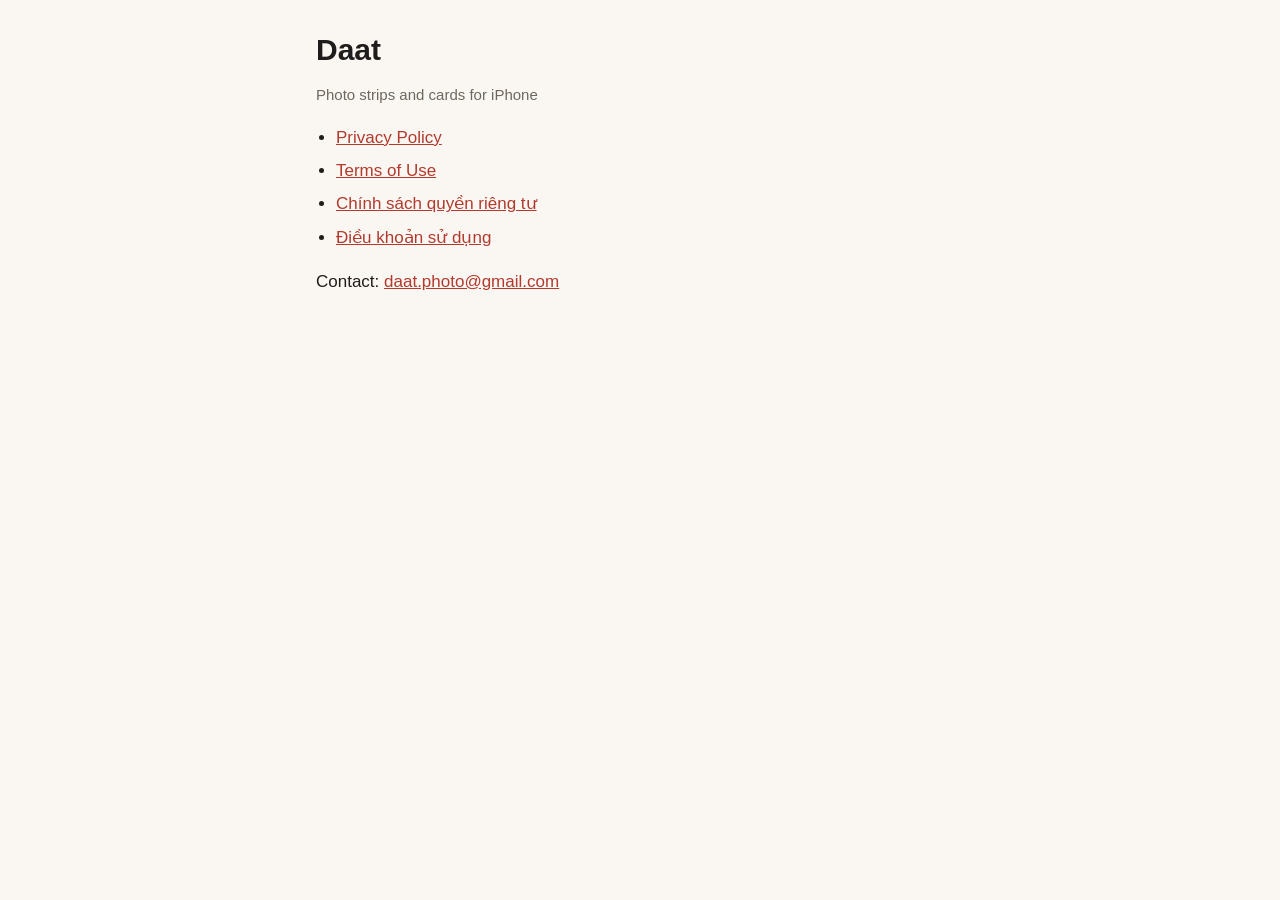
<file: index.html>
<!doctype html>
<html lang="en">
<head>
<meta charset="utf-8">
<meta name="viewport" content="width=device-width, initial-scale=1">
<title>Daat Legal</title>
<link rel="stylesheet" href="style.css">
</head>
<body>
<main>
<h1>Daat</h1>
<p class="meta">Photo strips and cards for iPhone</p>
<ul>
<li><a href="privacy.html">Privacy Policy</a></li>
<li><a href="terms.html">Terms of Use</a></li>
<li><a href="vi/privacy.html" hreflang="vi">Chính sách quyền riêng tư</a></li>
<li><a href="vi/terms.html" hreflang="vi">Điều khoản sử dụng</a></li>
</ul>
<p>Contact: <a href="mailto:daat.photo@gmail.com">daat.photo@gmail.com</a></p>
</main>
</body>
</html>
</file>
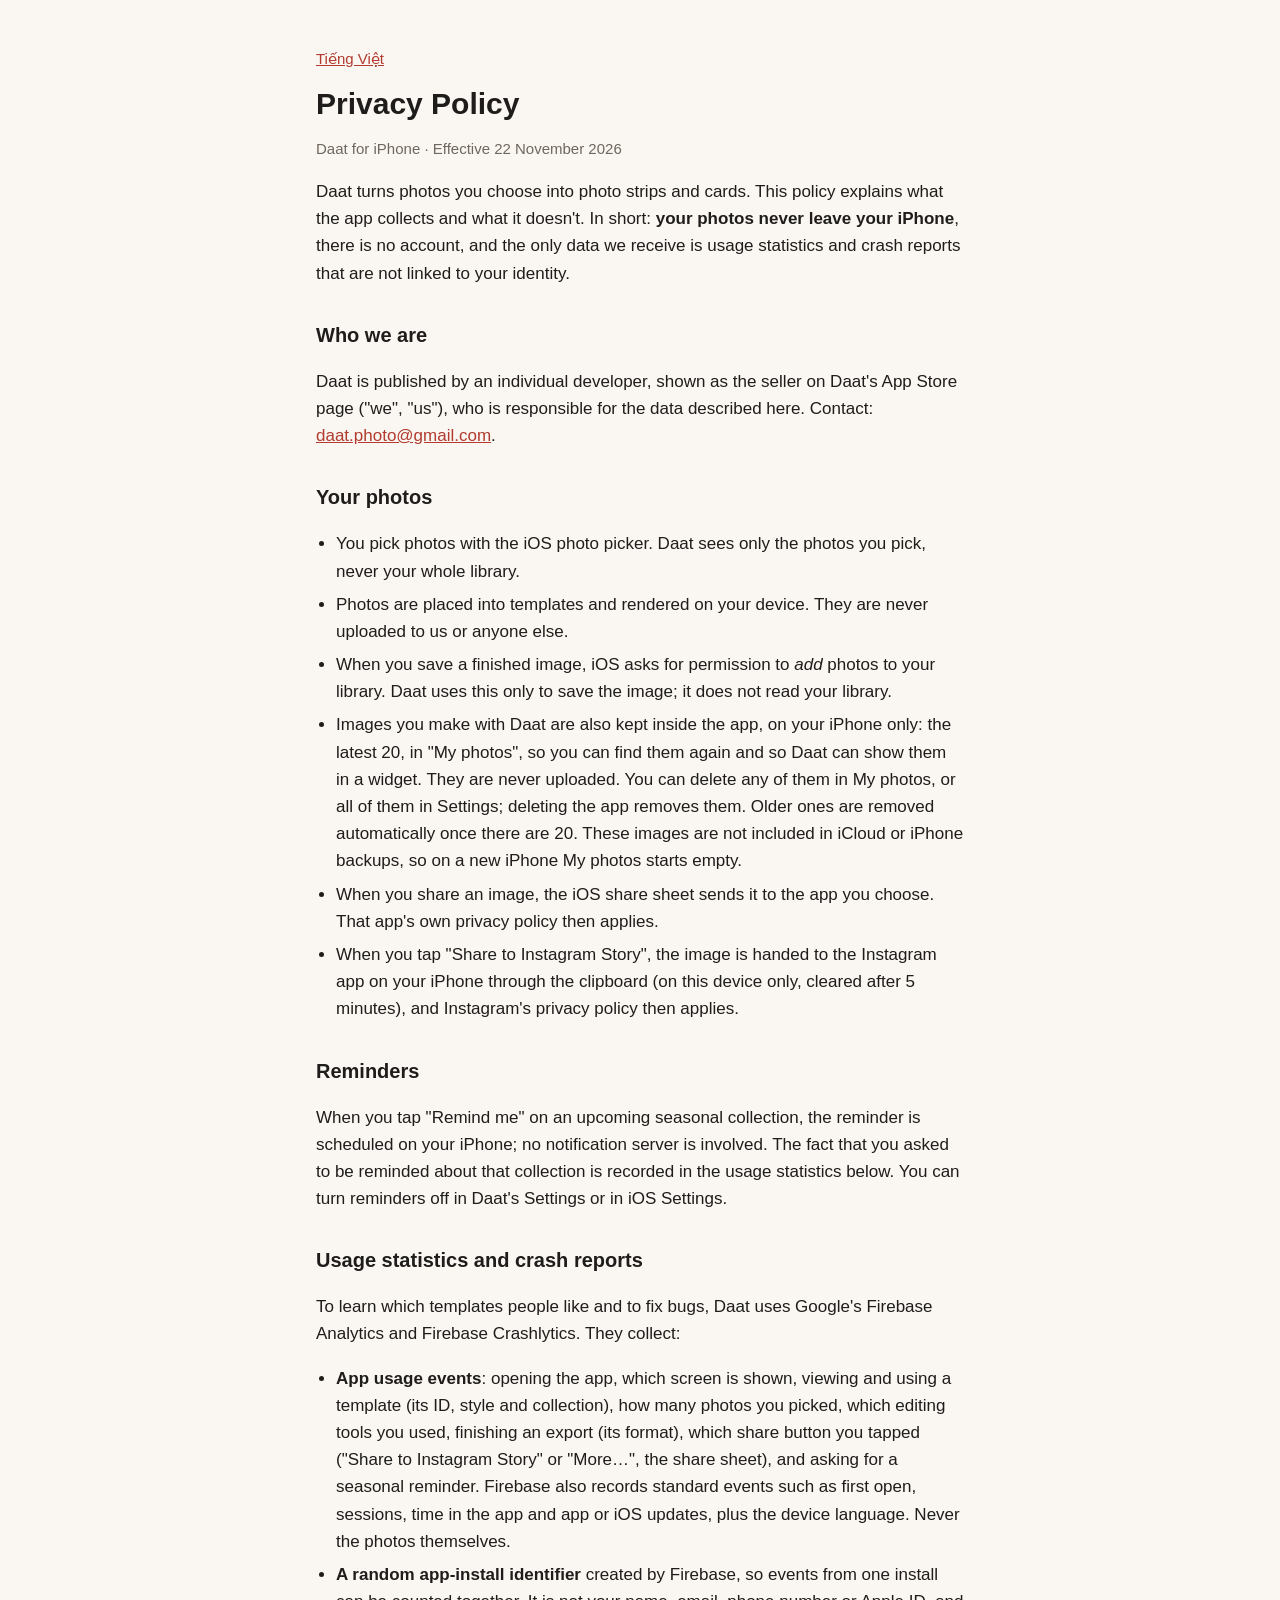
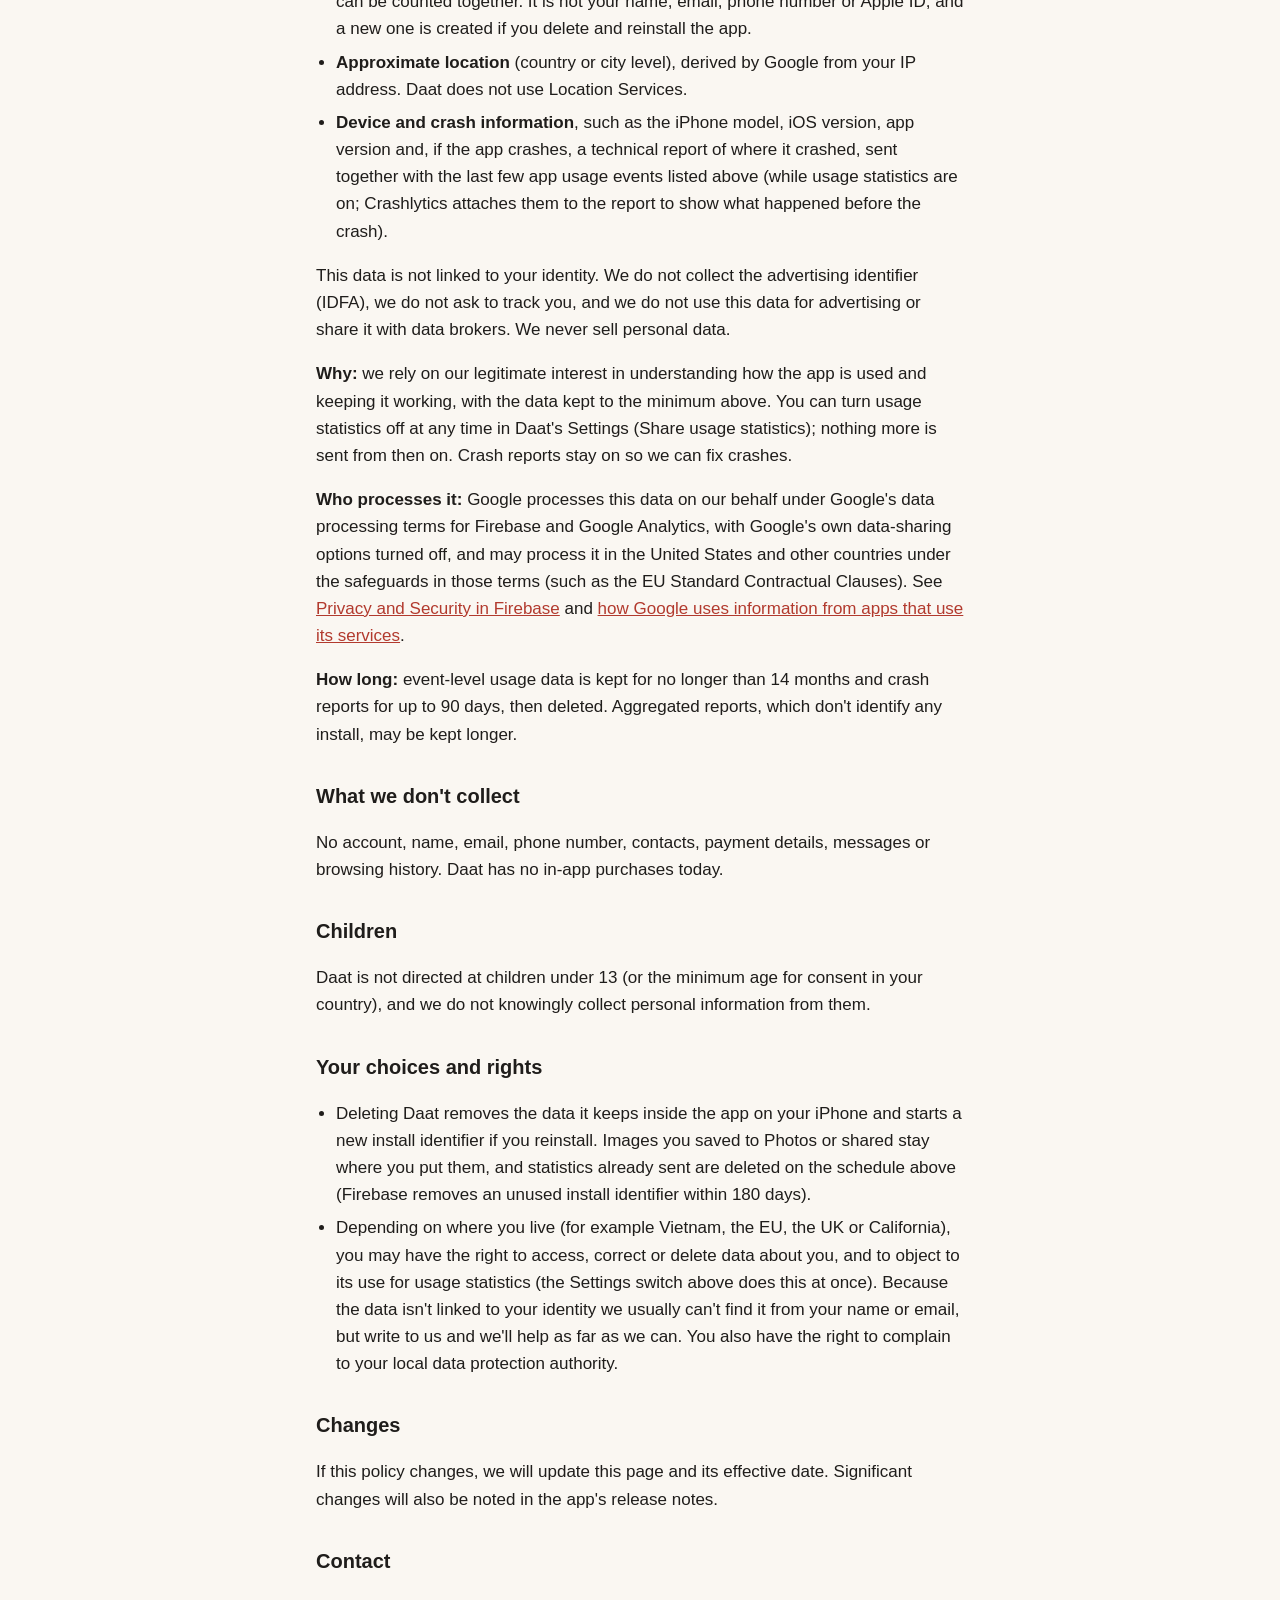
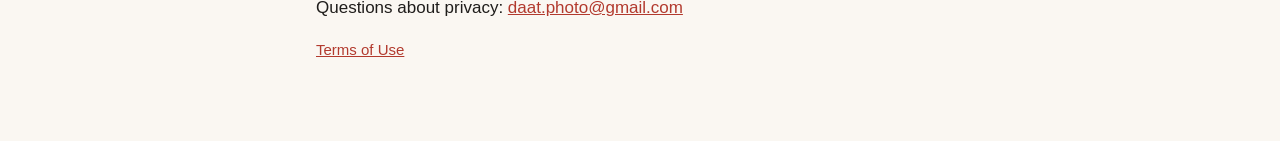
<file: privacy.html>
<!doctype html>
<html lang="en">
<head>
<meta charset="utf-8">
<meta name="viewport" content="width=device-width, initial-scale=1">
<title>Daat Privacy Policy</title>
<link rel="stylesheet" href="style.css">
</head>
<body>
<main>
<p class="meta"><a href="vi/privacy.html" hreflang="vi">Tiếng Việt</a></p>
<h1>Privacy Policy</h1>
<p class="meta">Daat for iPhone · Effective 22 November 2026</p>

<p>Daat turns photos you choose into photo strips and cards. This policy explains what the app collects and
what it doesn't. In short: <strong>your photos never leave your iPhone</strong>, there is no account, and the
only data we receive is usage statistics and crash reports that are not linked to your identity.</p>

<h2>Who we are</h2>
<p>Daat is published by an individual developer, shown as the seller on Daat's App Store page ("we", "us"), who is responsible for the data described here. Contact:
<a href="mailto:daat.photo@gmail.com">daat.photo@gmail.com</a>.</p>

<h2>Your photos</h2>
<ul>
<li>You pick photos with the iOS photo picker. Daat sees only the photos you pick, never your whole library.</li>
<li>Photos are placed into templates and rendered on your device. They are never uploaded to us or anyone else.</li>
<li>When you save a finished image, iOS asks for permission to <em>add</em> photos to your library. Daat uses this
only to save the image; it does not read your library.</li>
<li>Images you make with Daat are also kept inside the app, on your iPhone only: the latest 20, in "My photos", so
you can find them again and so Daat can show them in a widget. They are never uploaded. You can delete any of them in
My photos, or all of them in Settings; deleting the app removes them. Older ones are removed automatically once there
are 20. These images are not included in iCloud or iPhone backups, so on a new iPhone My photos starts empty.</li>
<li>When you share an image, the iOS share sheet sends it to the app you choose. That app's own privacy policy then
applies.</li>
<li>When you tap "Share to Instagram Story", the image is handed to the Instagram app on your iPhone through the
clipboard (on this device only, cleared after 5 minutes), and Instagram's privacy policy then applies.</li>
</ul>

<h2>Reminders</h2>
<p>When you tap "Remind me" on an upcoming seasonal collection, the reminder is scheduled on your iPhone; no
notification server is involved. The fact that you asked to be reminded about that collection is recorded in the
usage statistics below. You can turn reminders off in Daat's Settings or in iOS Settings.</p>

<h2>Usage statistics and crash reports</h2>
<p>To learn which templates people like and to fix bugs, Daat uses Google's Firebase Analytics and Firebase
Crashlytics. They collect:</p>
<ul>
<li><strong>App usage events</strong>: opening the app, which screen is shown, viewing and using a template (its
ID, style and collection), how many photos you picked, which editing tools you used, finishing an export (its
format), which share button you tapped ("Share to Instagram Story" or "More…", the share sheet), and asking for
a seasonal reminder. Firebase also records standard events such as first open, sessions, time in the app and app or iOS updates, plus the device language. Never the
photos themselves.</li>
<li><strong>A random app-install identifier</strong> created by Firebase, so events from one install can be counted
together. It is not your name, email, phone number or Apple ID, and a new one is created if you delete and
reinstall the app.</li>
<li><strong>Approximate location</strong> (country or city level), derived by Google from your IP address. Daat does
not use Location Services.</li>
<li><strong>Device and crash information</strong>, such as the iPhone model, iOS version, app version and, if the app
crashes, a technical report of where it crashed, sent together with the last few app usage events listed above
(while usage statistics are on; Crashlytics attaches them to the report to show what happened before the crash).</li>
</ul>
<p>This data is not linked to your identity. We do not collect the advertising identifier (IDFA), we do not ask to
track you, and we do not use this data for advertising or share it with data brokers. We never sell personal data.</p>
<p><strong>Why:</strong> we rely on our legitimate interest in understanding how the app is used and keeping it
working, with the data kept to the minimum above. You can turn usage statistics off at any time in Daat's
Settings (Share usage statistics); nothing more is sent from then on. Crash reports stay on so we can fix
crashes.</p>
<p><strong>Who processes it:</strong> Google processes this data on our behalf under Google's data processing
terms for Firebase and Google Analytics, with Google's own data-sharing options turned off, and may process it in
the United States and other countries under the safeguards in those terms (such as the EU Standard Contractual
Clauses). See <a href="https://firebase.google.com/support/privacy">Privacy and Security in Firebase</a> and
<a href="https://business.safety.google/privacy/">how Google uses information from apps that use its services</a>.</p>
<p><strong>How long:</strong> event-level usage data is kept for no longer than 14 months and crash reports for up
to 90 days, then deleted. Aggregated reports, which don't identify any install, may be kept longer.</p>

<h2>What we don't collect</h2>
<p>No account, name, email, phone number, contacts, payment details, messages or browsing history. Daat has no
in-app purchases today.</p>

<h2>Children</h2>
<p>Daat is not directed at children under 13 (or the minimum age for consent in your country), and we do not
knowingly collect personal information from them.</p>

<h2>Your choices and rights</h2>
<ul>
<li>Deleting Daat removes the data it keeps inside the app on your iPhone and starts a new install identifier if
you reinstall. Images you saved to Photos or shared stay where you put them, and statistics already sent are
deleted on the schedule above (Firebase removes an unused install identifier within 180 days).</li>
<li>Depending on where you live (for example Vietnam, the EU, the UK or California), you may have the right to access,
correct or delete data about you, and to object to its use for usage statistics (the Settings switch above does this at once). Because the data isn't linked to
your identity we usually can't find it from your name or email, but write to us and we'll help as far as we can.
You also have the right to complain to your local data protection authority.</li>
</ul>

<h2>Changes</h2>
<p>If this policy changes, we will update this page and its effective date. Significant changes will also be noted
in the app's release notes.</p>

<h2>Contact</h2>
<p>Questions about privacy: <a href="mailto:daat.photo@gmail.com">daat.photo@gmail.com</a></p>

<p class="meta"><a href="terms.html">Terms of Use</a></p>
</main>
</body>
</html>
</file>
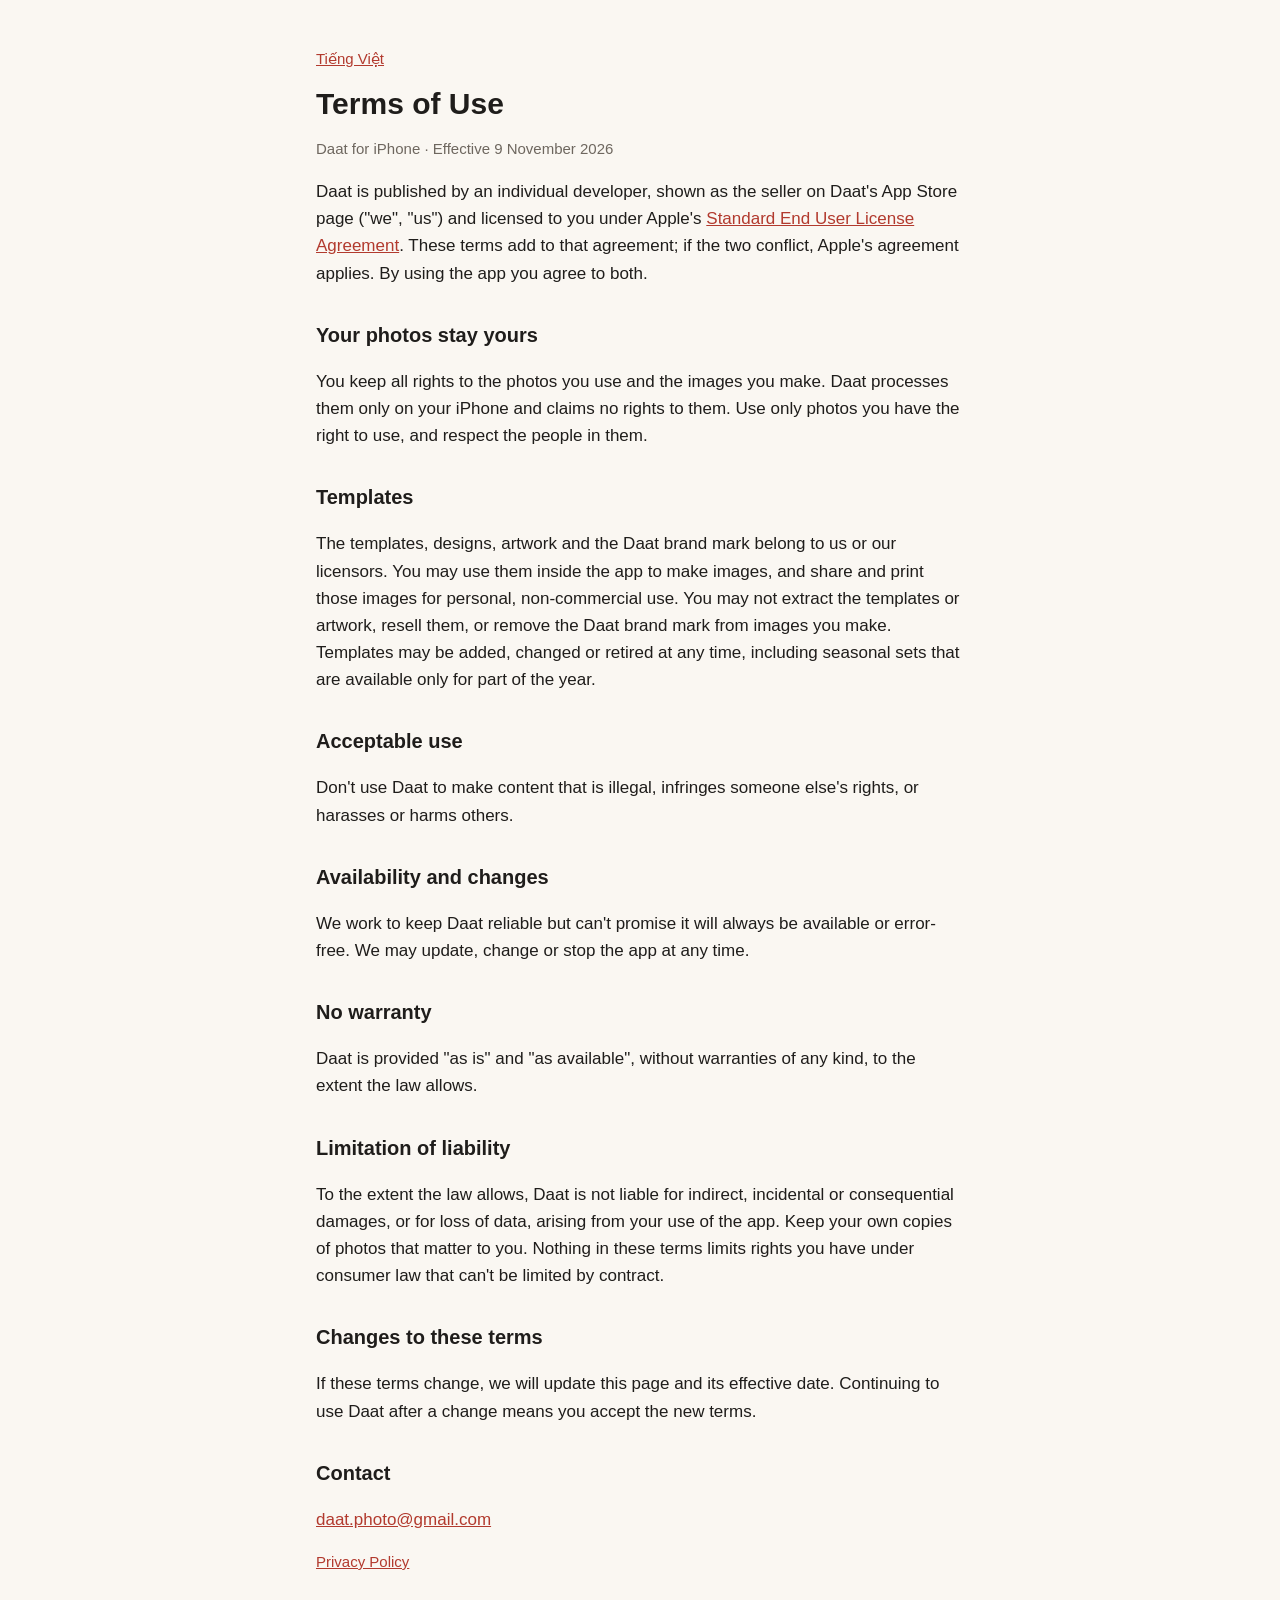
<file: terms.html>
<!doctype html>
<html lang="en">
<head>
<meta charset="utf-8">
<meta name="viewport" content="width=device-width, initial-scale=1">
<title>Daat Terms of Use</title>
<link rel="stylesheet" href="style.css">
</head>
<body>
<main>
<p class="meta"><a href="vi/terms.html" hreflang="vi">Tiếng Việt</a></p>
<h1>Terms of Use</h1>
<p class="meta">Daat for iPhone · Effective 9 November 2026</p>

<p>Daat is published by an individual developer, shown as the seller on Daat's App Store page ("we", "us") and licensed to you under Apple's
<a href="https://www.apple.com/legal/internet-services/itunes/dev/stdeula/">Standard End User License Agreement</a>.
These terms add to that agreement; if the two conflict, Apple's agreement applies. By using the app you agree to
both.</p>

<h2>Your photos stay yours</h2>
<p>You keep all rights to the photos you use and the images you make. Daat processes them only on your iPhone and
claims no rights to them. Use only photos you have the right to use, and respect the people in them.</p>

<h2>Templates</h2>
<p>The templates, designs, artwork and the Daat brand mark belong to us or our licensors. You may use them inside the app to make
images, and share and print those images for personal, non-commercial use. You may not extract the templates or
artwork, resell them, or remove the Daat brand mark from images you make. Templates may be added, changed or retired
at any time, including seasonal sets that are available only for part of the year.</p>

<h2>Acceptable use</h2>
<p>Don't use Daat to make content that is illegal, infringes someone else's rights, or harasses or harms others.</p>

<h2>Availability and changes</h2>
<p>We work to keep Daat reliable but can't promise it will always be available or error-free. We may update, change
or stop the app at any time.</p>

<h2>No warranty</h2>
<p>Daat is provided "as is" and "as available", without warranties of any kind, to the extent the law allows.</p>

<h2>Limitation of liability</h2>
<p>To the extent the law allows, Daat is not liable for indirect, incidental or consequential damages, or for loss
of data, arising from your use of the app. Keep your own copies of photos that matter to you. Nothing in these terms
limits rights you have under consumer law that can't be limited by contract.</p>

<h2>Changes to these terms</h2>
<p>If these terms change, we will update this page and its effective date. Continuing to use Daat after a change
means you accept the new terms.</p>

<h2>Contact</h2>
<p><a href="mailto:daat.photo@gmail.com">daat.photo@gmail.com</a></p>

<p class="meta"><a href="privacy.html">Privacy Policy</a></p>
</main>
</body>
</html>
</file>
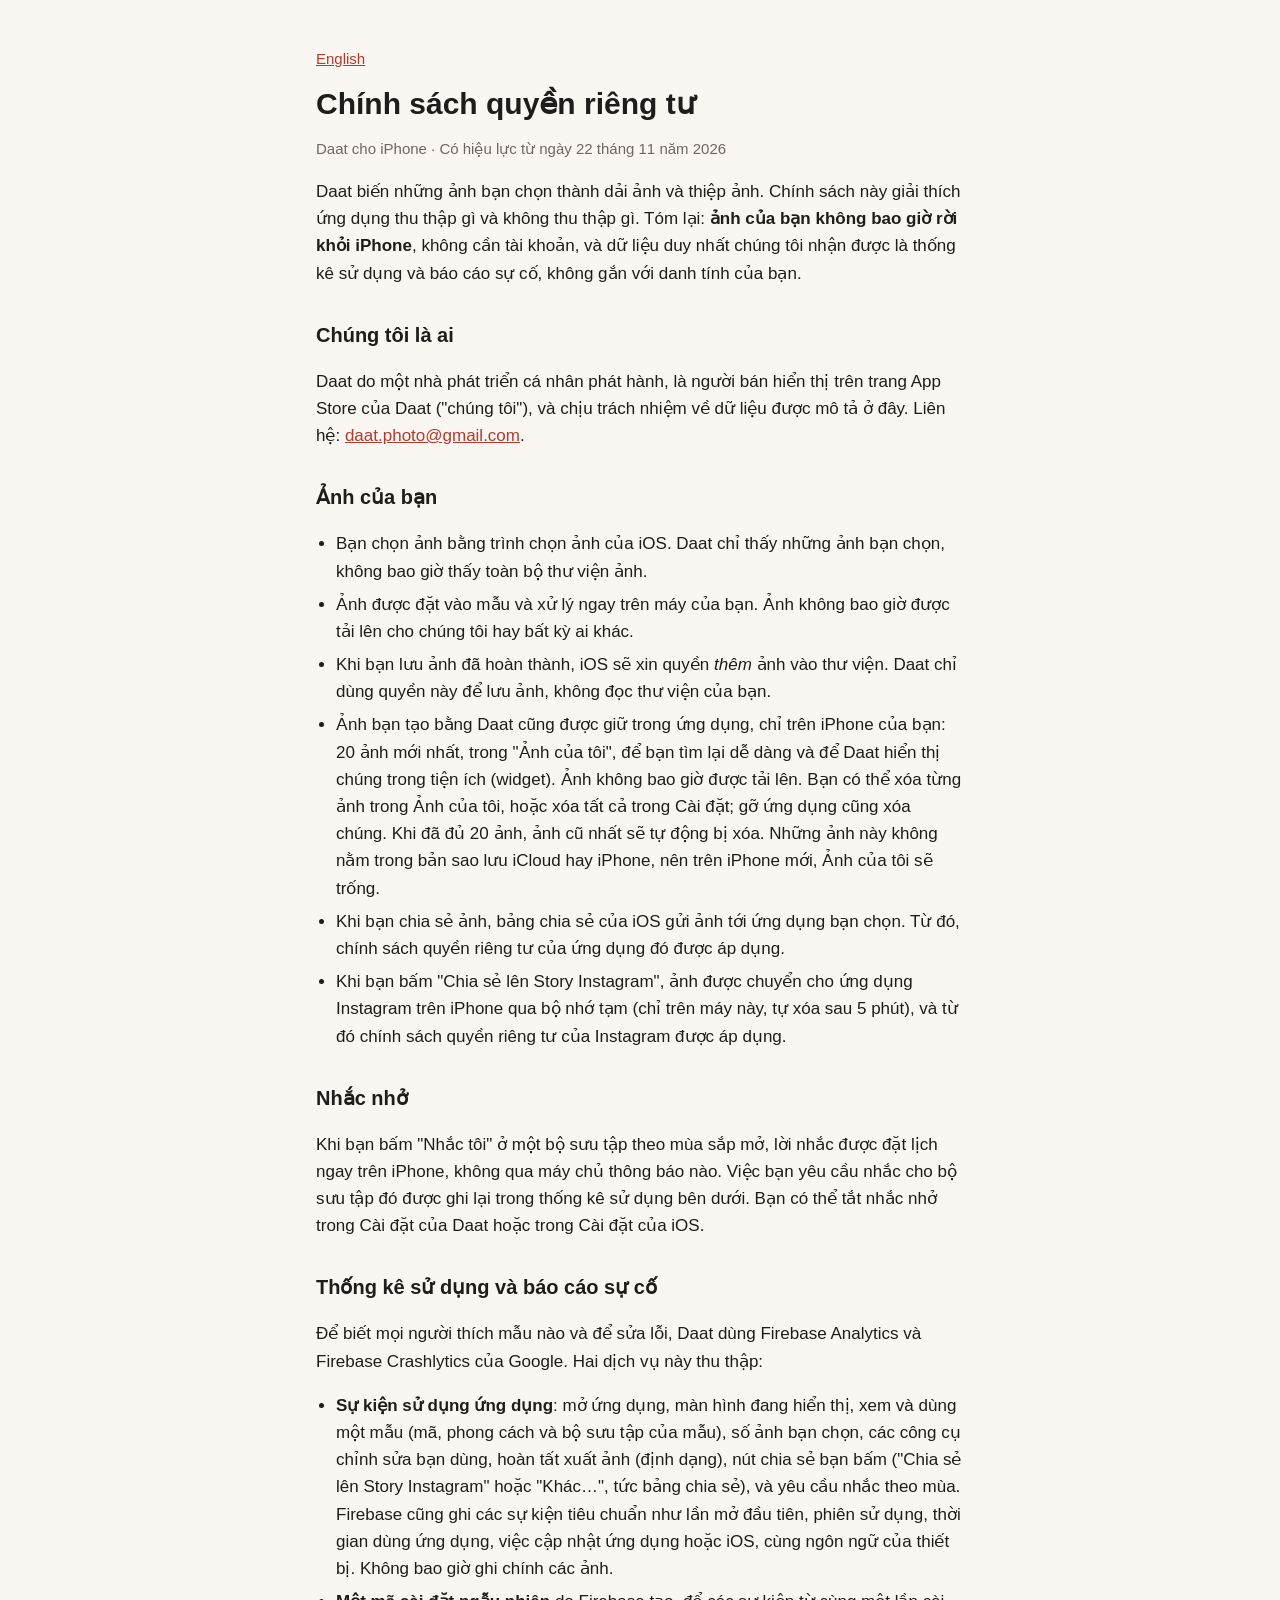
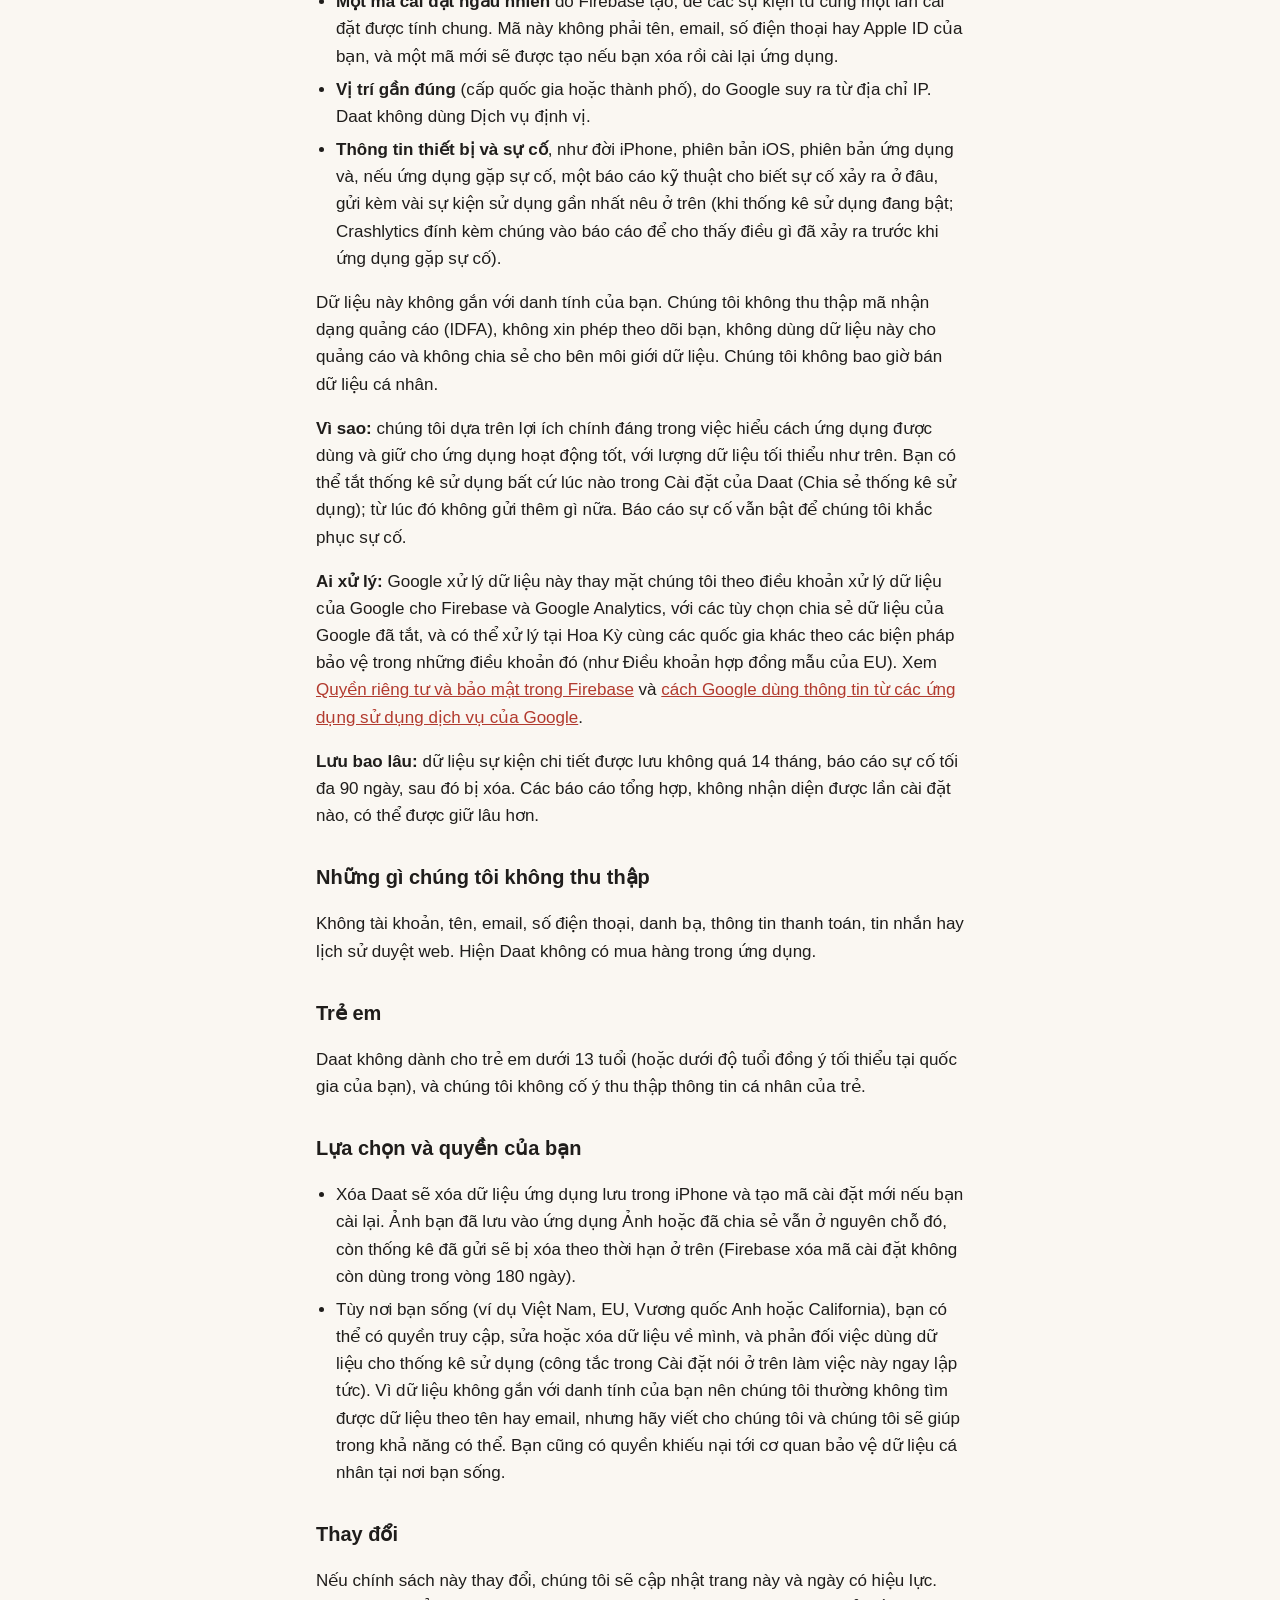
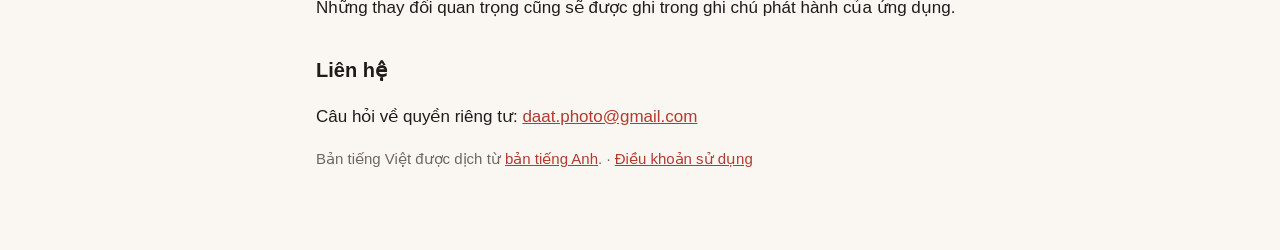
<file: vi/privacy.html>
<!doctype html>
<html lang="vi">
<head>
<meta charset="utf-8">
<meta name="viewport" content="width=device-width, initial-scale=1">
<title>Chính sách quyền riêng tư của Daat</title>
<link rel="stylesheet" href="../style.css">
</head>
<body>
<main>
<p class="meta"><a href="../privacy.html" hreflang="en">English</a></p>
<h1>Chính sách quyền riêng tư</h1>
<p class="meta">Daat cho iPhone · Có hiệu lực từ ngày 22 tháng 11 năm 2026</p>

<p>Daat biến những ảnh bạn chọn thành dải ảnh và thiệp ảnh. Chính sách này giải thích ứng dụng thu thập gì và không
thu thập gì. Tóm lại: <strong>ảnh của bạn không bao giờ rời khỏi iPhone</strong>, không cần tài khoản, và dữ liệu
duy nhất chúng tôi nhận được là thống kê sử dụng và báo cáo sự cố, không gắn với danh tính của bạn.</p>

<h2>Chúng tôi là ai</h2>
<p>Daat do một nhà phát triển cá nhân phát hành, là người bán hiển thị trên trang App Store của Daat ("chúng tôi"),
và chịu trách nhiệm về dữ liệu được mô tả ở đây. Liên hệ:
<a href="mailto:daat.photo@gmail.com">daat.photo@gmail.com</a>.</p>

<h2>Ảnh của bạn</h2>
<ul>
<li>Bạn chọn ảnh bằng trình chọn ảnh của iOS. Daat chỉ thấy những ảnh bạn chọn, không bao giờ thấy toàn bộ thư
viện ảnh.</li>
<li>Ảnh được đặt vào mẫu và xử lý ngay trên máy của bạn. Ảnh không bao giờ được tải lên cho chúng tôi hay bất kỳ
ai khác.</li>
<li>Khi bạn lưu ảnh đã hoàn thành, iOS sẽ xin quyền <em>thêm</em> ảnh vào thư viện. Daat chỉ dùng quyền này để lưu
ảnh, không đọc thư viện của bạn.</li>
<li>Ảnh bạn tạo bằng Daat cũng được giữ trong ứng dụng, chỉ trên iPhone của bạn: 20 ảnh mới nhất, trong "Ảnh của
tôi", để bạn tìm lại dễ dàng và để Daat hiển thị chúng trong tiện ích (widget). Ảnh không bao giờ được tải lên. Bạn có
thể xóa từng ảnh trong Ảnh của tôi, hoặc xóa tất cả trong Cài đặt; gỡ ứng dụng cũng xóa chúng. Khi đã đủ 20 ảnh, ảnh cũ
nhất sẽ tự động bị xóa. Những ảnh này không nằm trong bản sao lưu iCloud hay iPhone, nên trên iPhone mới, Ảnh của tôi sẽ trống.</li>
<li>Khi bạn chia sẻ ảnh, bảng chia sẻ của iOS gửi ảnh tới ứng dụng bạn chọn. Từ đó, chính sách quyền riêng tư của
ứng dụng đó được áp dụng.</li>
<li>Khi bạn bấm "Chia sẻ lên Story Instagram", ảnh được chuyển cho ứng dụng Instagram trên iPhone qua bộ nhớ tạm
(chỉ trên máy này, tự xóa sau 5 phút), và từ đó chính sách quyền riêng tư của Instagram được áp dụng.</li>
</ul>

<h2>Nhắc nhở</h2>
<p>Khi bạn bấm "Nhắc tôi" ở một bộ sưu tập theo mùa sắp mở, lời nhắc được đặt lịch ngay trên iPhone, không qua máy chủ
thông báo nào. Việc bạn yêu cầu nhắc cho bộ sưu tập đó được ghi lại trong thống kê sử dụng bên dưới. Bạn có thể tắt
nhắc nhở trong Cài đặt của Daat hoặc trong Cài đặt của iOS.</p>

<h2>Thống kê sử dụng và báo cáo sự cố</h2>
<p>Để biết mọi người thích mẫu nào và để sửa lỗi, Daat dùng Firebase Analytics và Firebase Crashlytics của Google.
Hai dịch vụ này thu thập:</p>
<ul>
<li><strong>Sự kiện sử dụng ứng dụng</strong>: mở ứng dụng, màn hình đang hiển thị, xem và dùng một mẫu (mã, phong
cách và bộ sưu tập của mẫu), số ảnh bạn chọn, các công cụ chỉnh sửa bạn dùng, hoàn tất xuất ảnh (định dạng), nút
chia sẻ bạn bấm ("Chia sẻ lên Story Instagram" hoặc "Khác…", tức bảng chia sẻ), và yêu cầu nhắc theo mùa. Firebase
cũng ghi các sự kiện tiêu chuẩn như lần mở đầu tiên, phiên sử dụng, thời gian dùng ứng dụng, việc cập nhật ứng dụng hoặc iOS, cùng ngôn ngữ của thiết bị.
Không bao giờ ghi chính các ảnh.</li>
<li><strong>Một mã cài đặt ngẫu nhiên</strong> do Firebase tạo, để các sự kiện từ cùng một lần cài đặt được tính
chung. Mã này không phải tên, email, số điện thoại hay Apple ID của bạn, và một mã mới sẽ được tạo nếu bạn xóa rồi
cài lại ứng dụng.</li>
<li><strong>Vị trí gần đúng</strong> (cấp quốc gia hoặc thành phố), do Google suy ra từ địa chỉ IP. Daat không dùng
Dịch vụ định vị.</li>
<li><strong>Thông tin thiết bị và sự cố</strong>, như đời iPhone, phiên bản iOS, phiên bản ứng dụng và, nếu ứng dụng
gặp sự cố, một báo cáo kỹ thuật cho biết sự cố xảy ra ở đâu, gửi kèm vài sự kiện sử dụng gần nhất nêu ở trên
(khi thống kê sử dụng đang bật; Crashlytics đính kèm chúng vào báo cáo để cho thấy điều gì đã xảy ra trước khi ứng dụng gặp sự cố).</li>
</ul>
<p>Dữ liệu này không gắn với danh tính của bạn. Chúng tôi không thu thập mã nhận dạng quảng cáo (IDFA), không xin
phép theo dõi bạn, không dùng dữ liệu này cho quảng cáo và không chia sẻ cho bên môi giới dữ liệu. Chúng tôi không
bao giờ bán dữ liệu cá nhân.</p>
<p><strong>Vì sao:</strong> chúng tôi dựa trên lợi ích chính đáng trong việc hiểu cách ứng dụng được dùng và giữ
cho ứng dụng hoạt động tốt, với lượng dữ liệu tối thiểu như trên. Bạn có thể tắt thống kê sử dụng bất cứ lúc nào
trong Cài đặt của Daat (Chia sẻ thống kê sử dụng); từ lúc đó không gửi thêm gì nữa. Báo cáo sự cố vẫn bật để chúng
tôi khắc phục sự cố.</p>
<p><strong>Ai xử lý:</strong> Google xử lý dữ liệu này thay mặt chúng tôi theo điều khoản xử lý dữ liệu của Google
cho Firebase và Google Analytics, với các tùy chọn chia sẻ dữ liệu của Google đã tắt, và có thể xử lý tại Hoa Kỳ
cùng các quốc gia khác theo các biện pháp bảo vệ trong những điều khoản đó (như Điều khoản hợp đồng mẫu của EU). Xem
<a href="https://firebase.google.com/support/privacy">Quyền riêng tư và bảo mật trong Firebase</a> và
<a href="https://business.safety.google/privacy/">cách Google dùng thông tin từ các ứng dụng sử dụng dịch vụ của
Google</a>.</p>
<p><strong>Lưu bao lâu:</strong> dữ liệu sự kiện chi tiết được lưu không quá 14 tháng, báo cáo sự cố tối đa 90 ngày,
sau đó bị xóa. Các báo cáo tổng hợp, không nhận diện được lần cài đặt nào, có thể được giữ lâu hơn.</p>

<h2>Những gì chúng tôi không thu thập</h2>
<p>Không tài khoản, tên, email, số điện thoại, danh bạ, thông tin thanh toán, tin nhắn hay lịch sử duyệt web. Hiện
Daat không có mua hàng trong ứng dụng.</p>

<h2>Trẻ em</h2>
<p>Daat không dành cho trẻ em dưới 13 tuổi (hoặc dưới độ tuổi đồng ý tối thiểu tại quốc gia của bạn), và chúng tôi
không cố ý thu thập thông tin cá nhân của trẻ.</p>

<h2>Lựa chọn và quyền của bạn</h2>
<ul>
<li>Xóa Daat sẽ xóa dữ liệu ứng dụng lưu trong iPhone và tạo mã cài đặt mới nếu bạn cài lại. Ảnh bạn đã lưu vào
ứng dụng Ảnh hoặc đã chia sẻ vẫn ở nguyên chỗ đó, còn thống kê đã gửi sẽ bị xóa theo thời hạn ở trên (Firebase xóa mã cài
đặt không còn dùng trong vòng 180 ngày).</li>
<li>Tùy nơi bạn sống (ví dụ Việt Nam, EU, Vương quốc Anh hoặc California), bạn có thể có quyền truy cập, sửa hoặc xóa
dữ liệu về mình, và phản đối việc dùng dữ liệu cho thống kê sử dụng (công tắc trong Cài đặt nói ở trên làm việc này
ngay lập tức). Vì dữ liệu không gắn với danh tính của bạn nên chúng tôi thường không tìm được dữ liệu theo tên hay
email, nhưng hãy viết cho chúng tôi và chúng tôi sẽ giúp trong khả năng có thể. Bạn cũng có quyền khiếu nại tới cơ
quan bảo vệ dữ liệu cá nhân tại nơi bạn sống.</li>
</ul>

<h2>Thay đổi</h2>
<p>Nếu chính sách này thay đổi, chúng tôi sẽ cập nhật trang này và ngày có hiệu lực. Những thay đổi quan trọng cũng
sẽ được ghi trong ghi chú phát hành của ứng dụng.</p>

<h2>Liên hệ</h2>
<p>Câu hỏi về quyền riêng tư: <a href="mailto:daat.photo@gmail.com">daat.photo@gmail.com</a></p>

<p class="meta">Bản tiếng Việt được dịch từ <a href="../privacy.html" hreflang="en">bản tiếng Anh</a>. · <a href="terms.html">Điều khoản sử dụng</a></p>
</main>
</body>
</html>
</file>
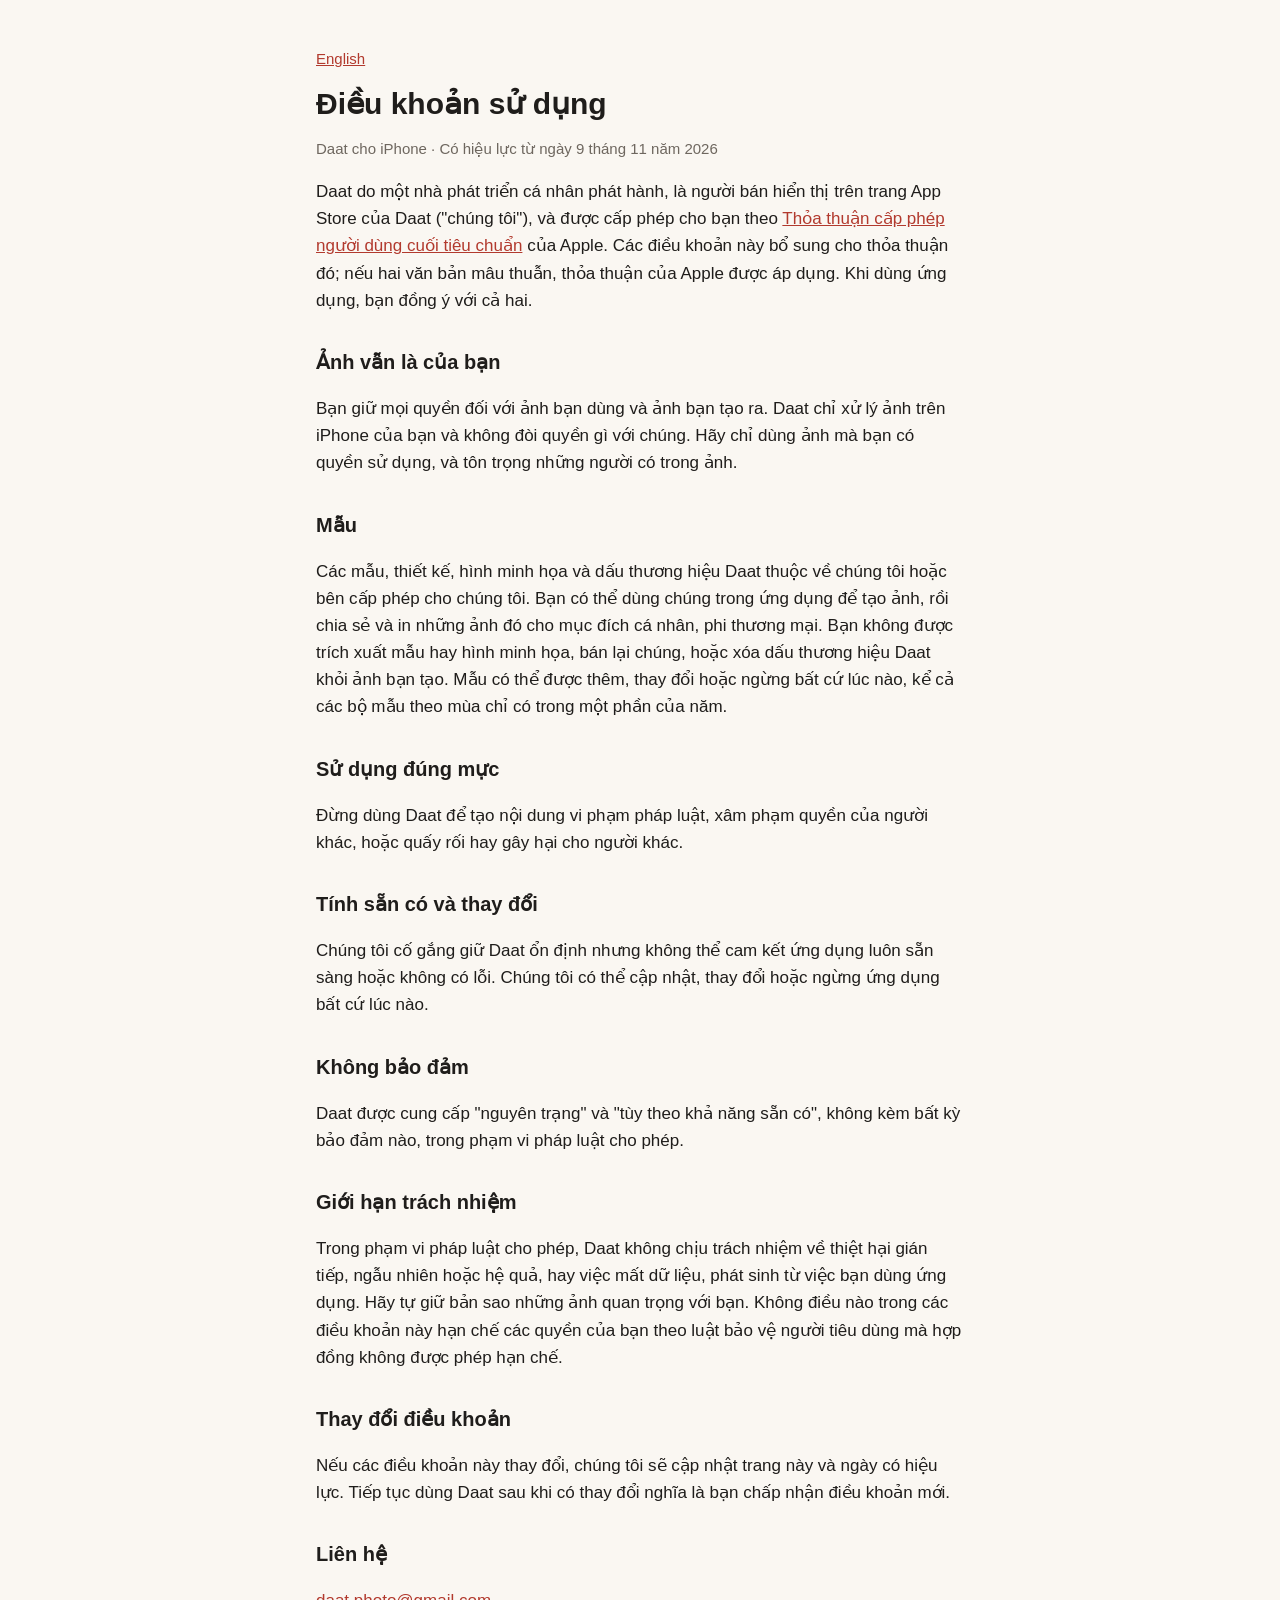
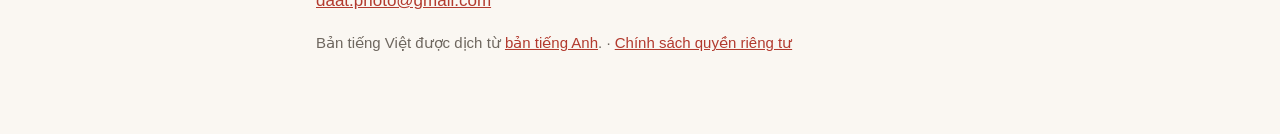
<file: vi/terms.html>
<!doctype html>
<html lang="vi">
<head>
<meta charset="utf-8">
<meta name="viewport" content="width=device-width, initial-scale=1">
<title>Điều khoản sử dụng Daat</title>
<link rel="stylesheet" href="../style.css">
</head>
<body>
<main>
<p class="meta"><a href="../terms.html" hreflang="en">English</a></p>
<h1>Điều khoản sử dụng</h1>
<p class="meta">Daat cho iPhone · Có hiệu lực từ ngày 9 tháng 11 năm 2026</p>

<p>Daat do một nhà phát triển cá nhân phát hành, là người bán hiển thị trên trang App Store của Daat ("chúng tôi"),
và được cấp phép cho bạn theo
<a href="https://www.apple.com/legal/internet-services/itunes/dev/stdeula/">Thỏa thuận cấp phép người dùng cuối tiêu
chuẩn</a> của Apple. Các điều khoản này bổ sung cho thỏa thuận đó; nếu hai văn bản mâu thuẫn, thỏa thuận của Apple
được áp dụng. Khi dùng ứng dụng, bạn đồng ý với cả hai.</p>

<h2>Ảnh vẫn là của bạn</h2>
<p>Bạn giữ mọi quyền đối với ảnh bạn dùng và ảnh bạn tạo ra. Daat chỉ xử lý ảnh trên iPhone của bạn và không đòi
quyền gì với chúng. Hãy chỉ dùng ảnh mà bạn có quyền sử dụng, và tôn trọng những người có trong ảnh.</p>

<h2>Mẫu</h2>
<p>Các mẫu, thiết kế, hình minh họa và dấu thương hiệu Daat thuộc về chúng tôi hoặc bên cấp phép cho chúng tôi. Bạn
có thể dùng chúng trong ứng dụng để tạo ảnh, rồi chia sẻ và in những ảnh đó cho mục đích cá nhân, phi thương mại.
Bạn không được trích xuất mẫu hay hình minh họa, bán lại chúng, hoặc xóa dấu thương hiệu Daat khỏi ảnh bạn tạo. Mẫu
có thể được thêm, thay đổi hoặc ngừng bất cứ lúc nào, kể cả các bộ mẫu theo mùa chỉ có trong một phần của năm.</p>

<h2>Sử dụng đúng mực</h2>
<p>Đừng dùng Daat để tạo nội dung vi phạm pháp luật, xâm phạm quyền của người khác, hoặc quấy rối hay gây hại cho
người khác.</p>

<h2>Tính sẵn có và thay đổi</h2>
<p>Chúng tôi cố gắng giữ Daat ổn định nhưng không thể cam kết ứng dụng luôn sẵn sàng hoặc không có lỗi. Chúng tôi có
thể cập nhật, thay đổi hoặc ngừng ứng dụng bất cứ lúc nào.</p>

<h2>Không bảo đảm</h2>
<p>Daat được cung cấp "nguyên trạng" và "tùy theo khả năng sẵn có", không kèm bất kỳ bảo đảm nào, trong phạm vi pháp
luật cho phép.</p>

<h2>Giới hạn trách nhiệm</h2>
<p>Trong phạm vi pháp luật cho phép, Daat không chịu trách nhiệm về thiệt hại gián tiếp, ngẫu nhiên hoặc hệ quả,
hay việc mất dữ liệu, phát sinh từ việc bạn dùng ứng dụng. Hãy tự giữ bản sao những ảnh quan trọng với bạn. Không
điều nào trong các điều khoản này hạn chế các quyền của bạn theo luật bảo vệ người tiêu dùng mà hợp đồng không được
phép hạn chế.</p>

<h2>Thay đổi điều khoản</h2>
<p>Nếu các điều khoản này thay đổi, chúng tôi sẽ cập nhật trang này và ngày có hiệu lực. Tiếp tục dùng Daat sau khi
có thay đổi nghĩa là bạn chấp nhận điều khoản mới.</p>

<h2>Liên hệ</h2>
<p><a href="mailto:daat.photo@gmail.com">daat.photo@gmail.com</a></p>

<p class="meta">Bản tiếng Việt được dịch từ <a href="../terms.html" hreflang="en">bản tiếng Anh</a>. · <a href="privacy.html">Chính sách quyền riêng tư</a></p>
</main>
</body>
</html>
</file>
<file: style.css>
/* Values from design/tokens.json: bg, ink, inkSecondary, seasonalRed (links). */
:root {
  color-scheme: light dark;
  --bg: #FAF7F2;
  --text: #1F1D1B;
  --muted: #6E675F;
  --link: #B23A2E;
}
@media (prefers-color-scheme: dark) {
  :root {
    --bg: #1F1D1B;
    --text: #FAF7F2;
    --muted: #B5ADA3;
    --link: #E06A5C;
  }
}
* { box-sizing: border-box; }
body {
  margin: 0;
  background: var(--bg);
  color: var(--text);
  font: 17px/1.6 -apple-system, BlinkMacSystemFont, "Helvetica Neue", Arial, sans-serif;
  -webkit-text-size-adjust: 100%;
}
main { max-width: 680px; margin: 0 auto; padding: 32px 16px 64px; }
h1 { font-size: 30px; line-height: 1.2; margin: 0 0 4px; }
h2 { font-size: 20px; margin: 32px 0 8px; }
ul { padding-left: 20px; }
li { margin: 6px 0; }
a { color: var(--link); }
.meta { color: var(--muted); font-size: 15px; }
</file>
